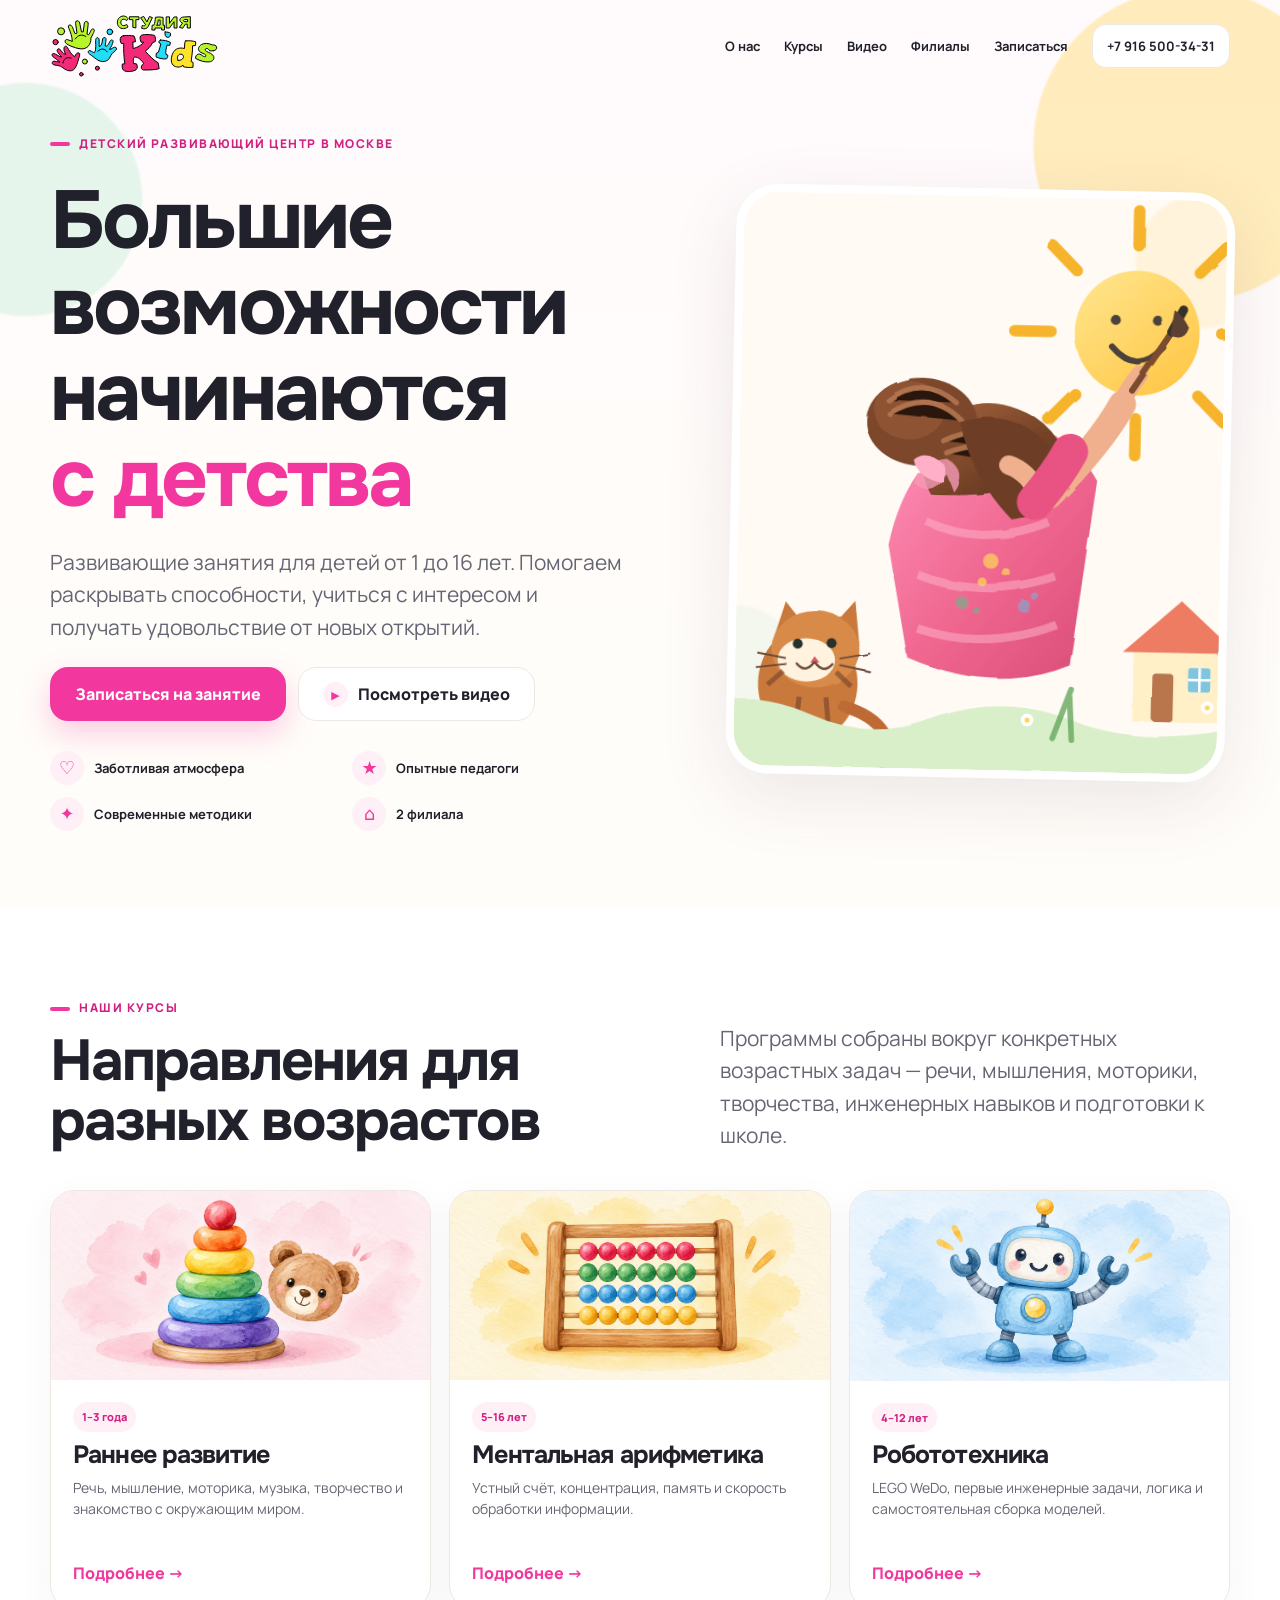
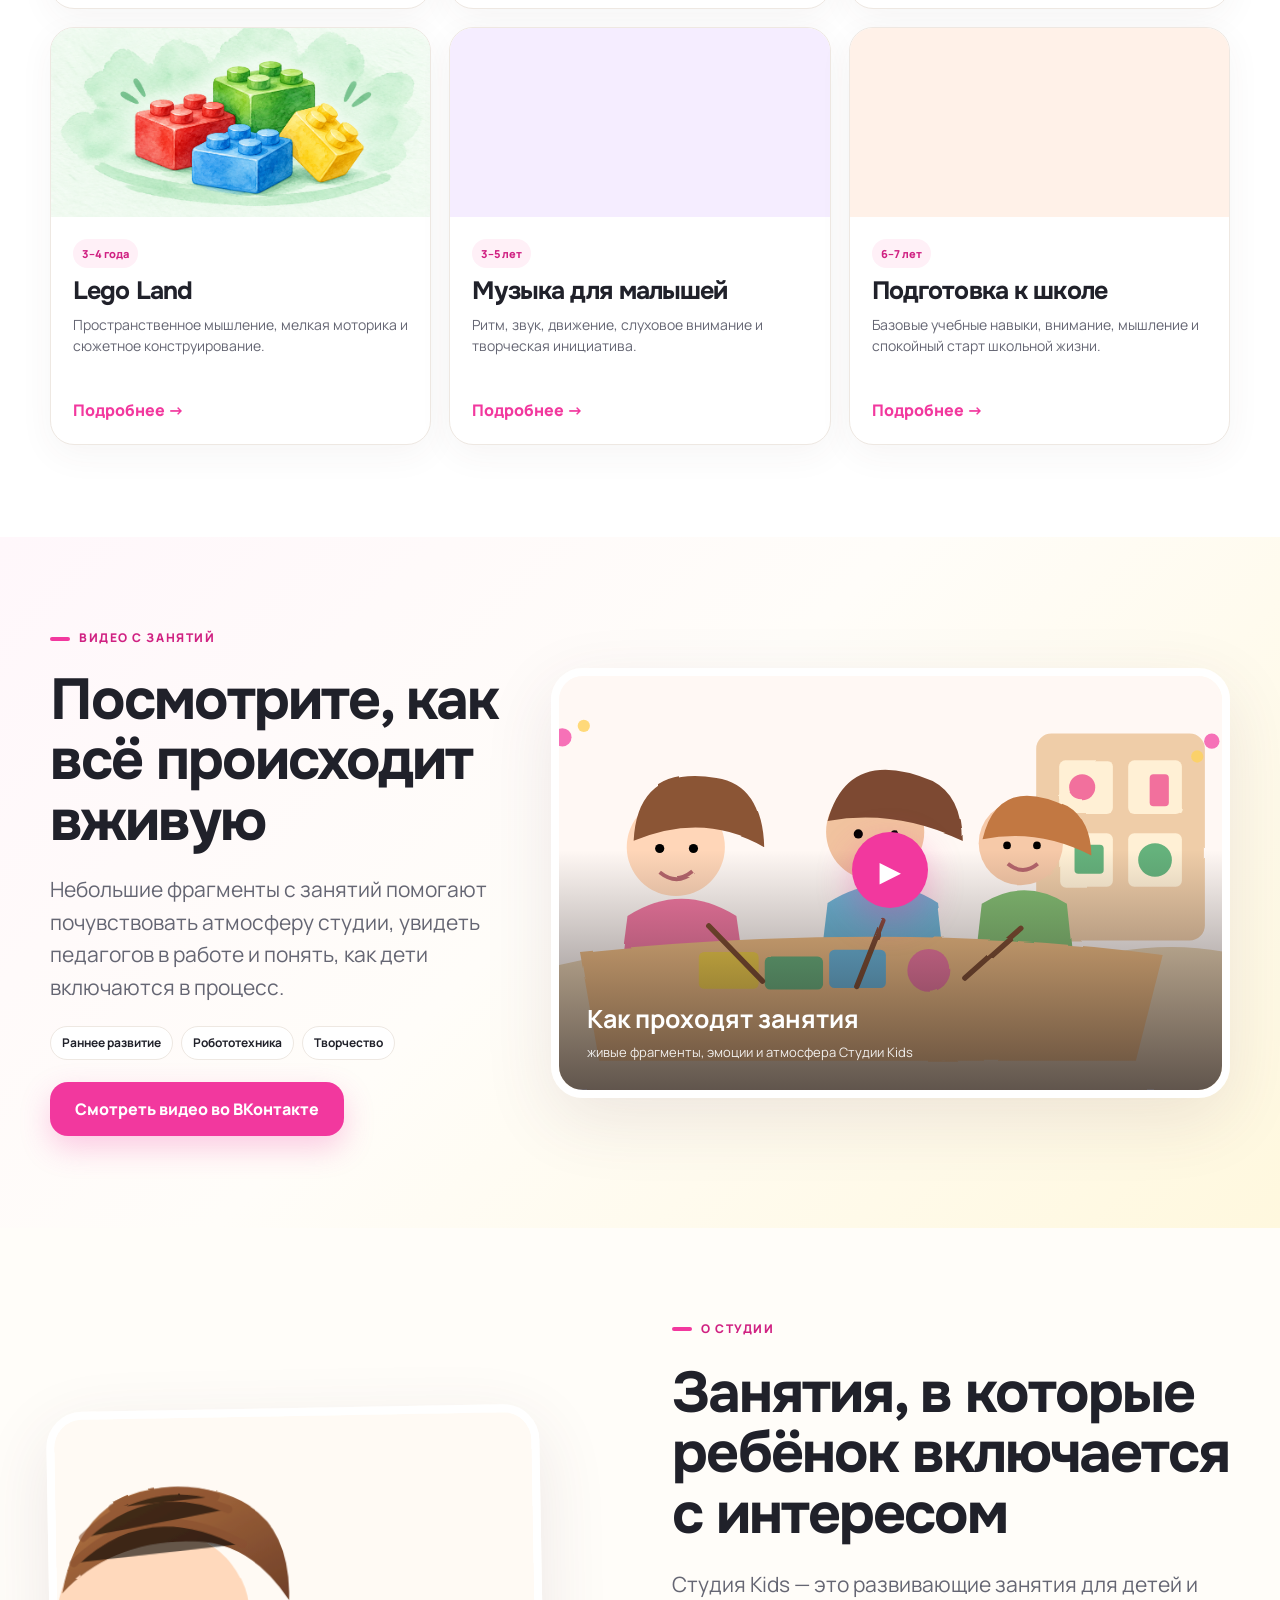
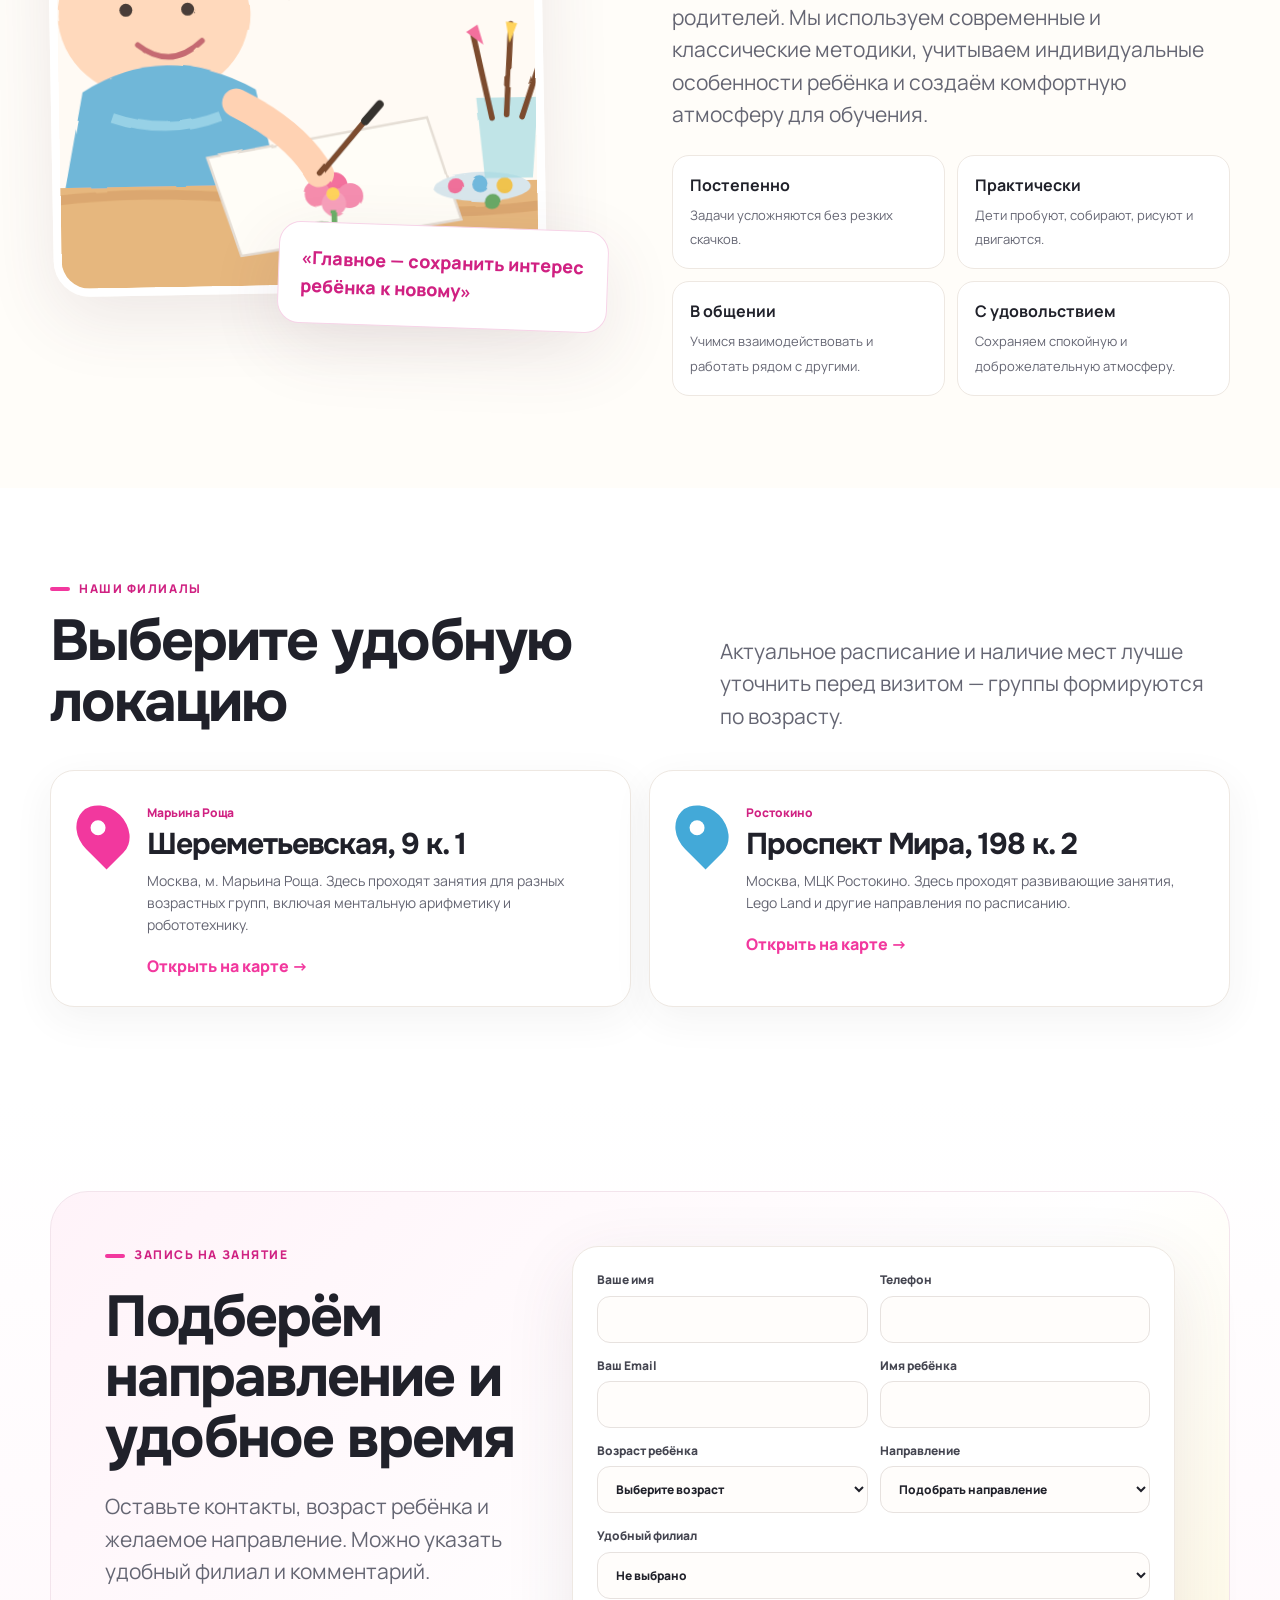
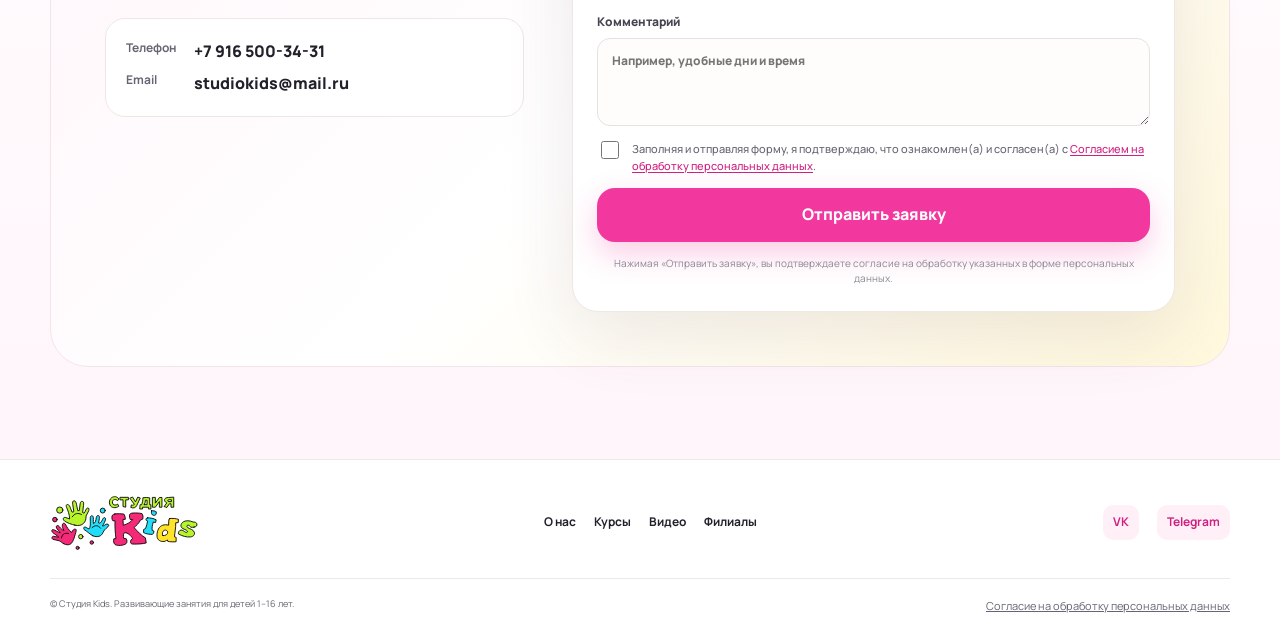
<file: index.html>
<!doctype html><html lang="ru"><head><meta charset="utf-8"><meta name="viewport" content="width=device-width,initial-scale=1"><meta name="theme-color" content="#f2389e"><meta name="description" content="Студия Kids — развивающие занятия для детей от 1 до 16 лет в Москве: раннее развитие, ментальная арифметика, робототехника, Lego Land, музыка и подготовка к школе."><title>Студия Kids — развивающие занятия для детей 1–16 лет</title><link rel="preconnect" href="https://fonts.googleapis.com"><link rel="preconnect" href="https://fonts.gstatic.com" crossorigin><link href="https://fonts.googleapis.com/css2?family=Manrope:wght@400;500;600;700;800&family=Onest:wght@500;600;700;800&display=swap" rel="stylesheet"><link rel="stylesheet" href="./styles.css"></head><body><header class="header" id="header"><div class="container nav"><a class="brand brand-original" href="#top" aria-label="Студия Kids — на главную"><img class="brand-logo" src="assets/logo-vtracer.svg" alt="Студия Kids"></a><nav class="nav-links" id="navLinks"><a href="#about">О нас</a><a href="#courses">Курсы</a><a href="#video">Видео</a><a href="#locations">Филиалы</a><a href="#signup">Записаться</a><a class="nav-phone" href="tel:+79165003431">+7 916 500-34-31</a></nav><button class="mobile-toggle" id="mobileToggle" aria-label="Открыть меню"><span></span><span></span><span></span></button></div></header><main id="top"><section class="hero"><div class="container hero-grid"><div class="hero-copy fade"><span class="eyebrow">Детский развивающий центр в Москве</span><h1>Большие возможности начинаются <em>с детства</em></h1><p class="lead">Развивающие занятия для детей от 1 до 16 лет. Помогаем раскрывать способности, учиться с интересом и получать удовольствие от новых открытий.</p><div class="hero-actions"><a class="btn btn-primary" href="#signup">Записаться на занятие</a><a class="btn btn-soft" href="#video"><span class="play-mini">▶</span> Посмотреть видео</a></div><div class="hero-benefits"><div><span>♡</span><b>Заботливая атмосфера</b></div><div><span>★</span><b>Опытные педагоги</b></div><div><span>✦</span><b>Современные методики</b></div><div><span>⌂</span><b>2 филиала</b></div></div></div><div class="hero-visual fade"><div class="watercolor-frame"><img src="assets/hero-watercolor.svg" alt="Детализированная акварельная иллюстрация: ребёнок рисует солнце, рядом кот и дом" fetchpriority="high"></div><span class="paint-dot paint-dot-a"></span><span class="paint-dot paint-dot-b"></span></div></div></section><section class="courses section" id="courses"><div class="container"><div class="section-head fade"><div><span class="eyebrow">Наши курсы</span><h2>Направления для разных возрастов</h2></div><p class="lead">Программы собраны вокруг конкретных возрастных задач — речи, мышления, моторики, творчества, инженерных навыков и подготовки к школе.</p></div><div class="course-grid"><article class="course fade" data-course="early"><img src="assets/course-early-watercolor.png" width="1774" height="887" decoding="async" alt="Акварельная иллюстрация раннего развития" loading="lazy"><div class="course-body"><span class="course-age">1–3 года</span><h3>Раннее развитие</h3><p>Речь, мышление, моторика, музыка, творчество и знакомство с окружающим миром.</p><button class="course-link">Подробнее <span>→</span></button></div></article><article class="course fade" data-course="math"><img src="assets/course-math-watercolor.png" width="1774" height="887" decoding="async" alt="Акварельная иллюстрация ментальной арифметики" loading="lazy"><div class="course-body"><span class="course-age">5–16 лет</span><h3>Ментальная арифметика</h3><p>Устный счёт, концентрация, память и скорость обработки информации.</p><button class="course-link">Подробнее <span>→</span></button></div></article><article class="course fade" data-course="robot"><img src="assets/course-robot-watercolor.png" width="1774" height="887" decoding="async" alt="Акварельная иллюстрация робототехники" loading="lazy"><div class="course-body"><span class="course-age">4–12 лет</span><h3>Робототехника</h3><p>LEGO WeDo, первые инженерные задачи, логика и самостоятельная сборка моделей.</p><button class="course-link">Подробнее <span>→</span></button></div></article><article class="course fade" data-course="lego"><img src="assets/course-lego-watercolor.png" width="1774" height="887" decoding="async" alt="Акварельная иллюстрация Lego Land" loading="lazy"><div class="course-body"><span class="course-age">3–4 года</span><h3>Lego Land</h3><p>Пространственное мышление, мелкая моторика и сюжетное конструирование.</p><button class="course-link">Подробнее <span>→</span></button></div></article><article class="course fade" data-course="music"><img src="assets/course-music-watercolor.png" width="1774" height="887" decoding="async" alt="Акварельная иллюстрация музыки для малышей" loading="lazy"><div class="course-body"><span class="course-age">3–5 лет</span><h3>Музыка для малышей</h3><p>Ритм, звук, движение, слуховое внимание и творческая инициатива.</p><button class="course-link">Подробнее <span>→</span></button></div></article><article class="course fade" data-course="school"><img src="assets/course-school-watercolor.png" width="1774" height="887" decoding="async" alt="Акварельная иллюстрация подготовки к школе" loading="lazy"><div class="course-body"><span class="course-age">6–7 лет</span><h3>Подготовка к школе</h3><p>Базовые учебные навыки, внимание, мышление и спокойный старт школьной жизни.</p><button class="course-link">Подробнее <span>→</span></button></div></article></div></div></section><section class="video-section section" id="video"><div class="container video-grid"><div class="video-copy fade"><span class="eyebrow">Видео с занятий</span><h2>Посмотрите, как всё происходит вживую</h2><p class="lead">Небольшие фрагменты с занятий помогают почувствовать атмосферу студии, увидеть педагогов в работе и понять, как дети включаются в процесс.</p><div class="video-tags"><span>Раннее развитие</span><span>Робототехника</span><span>Творчество</span></div><a class="btn btn-primary" href="https://vk.com/studiyakids" target="_blank" rel="noopener">Смотреть видео во ВКонтакте</a></div><a class="video-stage fade" href="https://vk.com/studiyakids" target="_blank" rel="noopener" aria-label="Смотреть видео Студии Kids во ВКонтакте"><img src="assets/video-poster.svg" alt="Дети на занятии — постер видео" loading="lazy"><span class="video-play">▶</span><span class="video-caption"><b>Как проходят занятия</b><small>живые фрагменты, эмоции и атмосфера Студии Kids</small></span></a></div></section><section class="about-section section" id="about"><div class="container about-grid"><div class="about-art fade"><div class="about-paint"><img src="assets/about-watercolor.svg" alt="Акварельная иллюстрация ребёнка за творческим занятием" loading="lazy"></div><div class="quote-card">«Главное — сохранить интерес ребёнка к новому»</div></div><div class="about-copy fade"><span class="eyebrow">О студии</span><h2>Занятия, в которые ребёнок включается с интересом</h2><p class="lead">Студия Kids — это развивающие занятия для детей и родителей. Мы используем современные и классические методики, учитываем индивидуальные особенности ребёнка и создаём комфортную атмосферу для обучения.</p><div class="about-points"><div><b>Постепенно</b><span>Задачи усложняются без резких скачков.</span></div><div><b>Практически</b><span>Дети пробуют, собирают, рисуют и двигаются.</span></div><div><b>В общении</b><span>Учимся взаимодействовать и работать рядом с другими.</span></div><div><b>С удовольствием</b><span>Сохраняем спокойную и доброжелательную атмосферу.</span></div></div></div></div></section><section class="locations section" id="locations"><div class="container"><div class="section-head fade"><div><span class="eyebrow">Наши филиалы</span><h2>Выберите удобную локацию</h2></div><p class="lead">Актуальное расписание и наличие мест лучше уточнить перед визитом — группы формируются по возрасту.</p></div><div class="locations-grid"><article class="location fade"><span class="pin pin-pink"></span><div><span class="location-label">Марьина Роща</span><h3>Шереметьевская, 9 к. 1</h3><p>Москва, м. Марьина Роща. Здесь проходят занятия для разных возрастных групп, включая ментальную арифметику и робототехнику.</p><a href="https://yandex.ru/maps/?text=%D0%A8%D0%B5%D1%80%D0%B5%D0%BC%D0%B5%D1%82%D1%8C%D0%B5%D0%B2%D1%81%D0%BA%D0%B0%D1%8F%209%20%D0%BA%201%20%D0%9C%D0%BE%D1%81%D0%BA%D0%B2%D0%B0" target="_blank" rel="noopener">Открыть на карте →</a></div></article><article class="location fade"><span class="pin pin-blue"></span><div><span class="location-label">Ростокино</span><h3>Проспект Мира, 198 к. 2</h3><p>Москва, МЦК Ростокино. Здесь проходят развивающие занятия, Lego Land и другие направления по расписанию.</p><a href="https://yandex.ru/maps/?text=%D0%9F%D1%80%D0%BE%D1%81%D0%BF%D0%B5%D0%BA%D1%82%20%D0%9C%D0%B8%D1%80%D0%B0%20198%20%D0%BA%202%20%D0%9C%D0%BE%D1%81%D0%BA%D0%B2%D0%B0" target="_blank" rel="noopener">Открыть на карте →</a></div></article></div></div></section><section class="signup section" id="signup"><div class="container signup-shell"><div class="signup-copy fade"><span class="eyebrow">Запись на занятие</span><h2>Подберём направление и удобное время</h2><p class="lead">Оставьте контакты, возраст ребёнка и желаемое направление. Можно указать удобный филиал и комментарий.</p><div class="contact-box"><span>Телефон</span><a href="tel:+79165003431">+7 916 500-34-31</a><span>Email</span><a href="mailto:studiokids@mail.ru">studiokids@mail.ru</a></div></div><form class="form fade" id="signupForm"><div class="form-row"><label>Ваше имя<input name="parent" autocomplete="name" required></label><label>Телефон<input name="phone" type="tel" autocomplete="tel" required></label></div><div class="form-row"><label>Ваш Email<input name="email" type="email" autocomplete="email"></label><label>Имя ребёнка<input name="child"></label></div><div class="form-row"><label>Возраст ребёнка<select name="age" required><option value="">Выберите возраст</option><option>1–3 года</option><option>3–4 года</option><option>4–5 лет</option><option>5–7 лет</option><option>8–12 лет</option><option>13–16 лет</option></select></label><label>Направление<select name="course"><option>Подобрать направление</option><option>Раннее развитие</option><option>Ментальная арифметика</option><option>Робототехника</option><option>Lego Land</option><option>Музыка для малышей</option><option>Подготовка к школе</option></select></label></div><label>Удобный филиал<select name="branch"><option>Не выбрано</option><option>Марьина Роща</option><option>Ростокино</option></select></label><label>Комментарий<textarea name="comment" placeholder="Например, удобные дни и время"></textarea></label><label class="consent"><input type="checkbox" name="consent" required><span>Заполняя и отправляя форму, я подтверждаю, что ознакомлен(а) и согласен(а) с <a href="consent.html" target="_blank">Согласием на обработку персональных данных</a>.</span></label><button class="btn btn-primary submit-btn" type="submit">Отправить заявку</button><p class="form-note">Нажимая «Отправить заявку», вы подтверждаете согласие на обработку указанных в форме персональных данных.</p></form></div></section></main><footer class="footer"><div class="container footer-main"><a class="brand brand-original" href="#top"><img class="brand-logo" src="assets/logo-vtracer.svg" alt="Студия Kids"></a><div class="footer-links"><a href="#about">О нас</a><a href="#courses">Курсы</a><a href="#video">Видео</a><a href="#locations">Филиалы</a></div><div class="footer-social"><a href="https://vk.com/studiyakids" target="_blank" rel="noopener">VK</a><a href="https://t.me/studiyakids" target="_blank" rel="noopener">Telegram</a></div></div><div class="container footer-bottom"><small>© Студия Kids. Развивающие занятия для детей 1–16 лет.</small><a href="consent.html">Согласие на обработку персональных данных</a></div></footer><a class="mobile-cta" href="#signup">Записаться на занятие</a><div class="modal" id="modal" aria-hidden="true"><div class="modal-card"><div class="modal-head"><div><span class="eyebrow">Направление</span><h3 id="modalTitle"></h3></div><button class="modal-close" id="modalClose" aria-label="Закрыть">×</button></div><div class="age" id="modalAge"></div><div class="desc" id="modalDesc"></div><div class="modal-actions"><a class="btn btn-primary" href="#signup" id="modalSignup">Записаться</a><button class="btn btn-soft" id="modalClose2">Закрыть</button></div></div></div><script src="./app.js"></script></body></html>
</file>
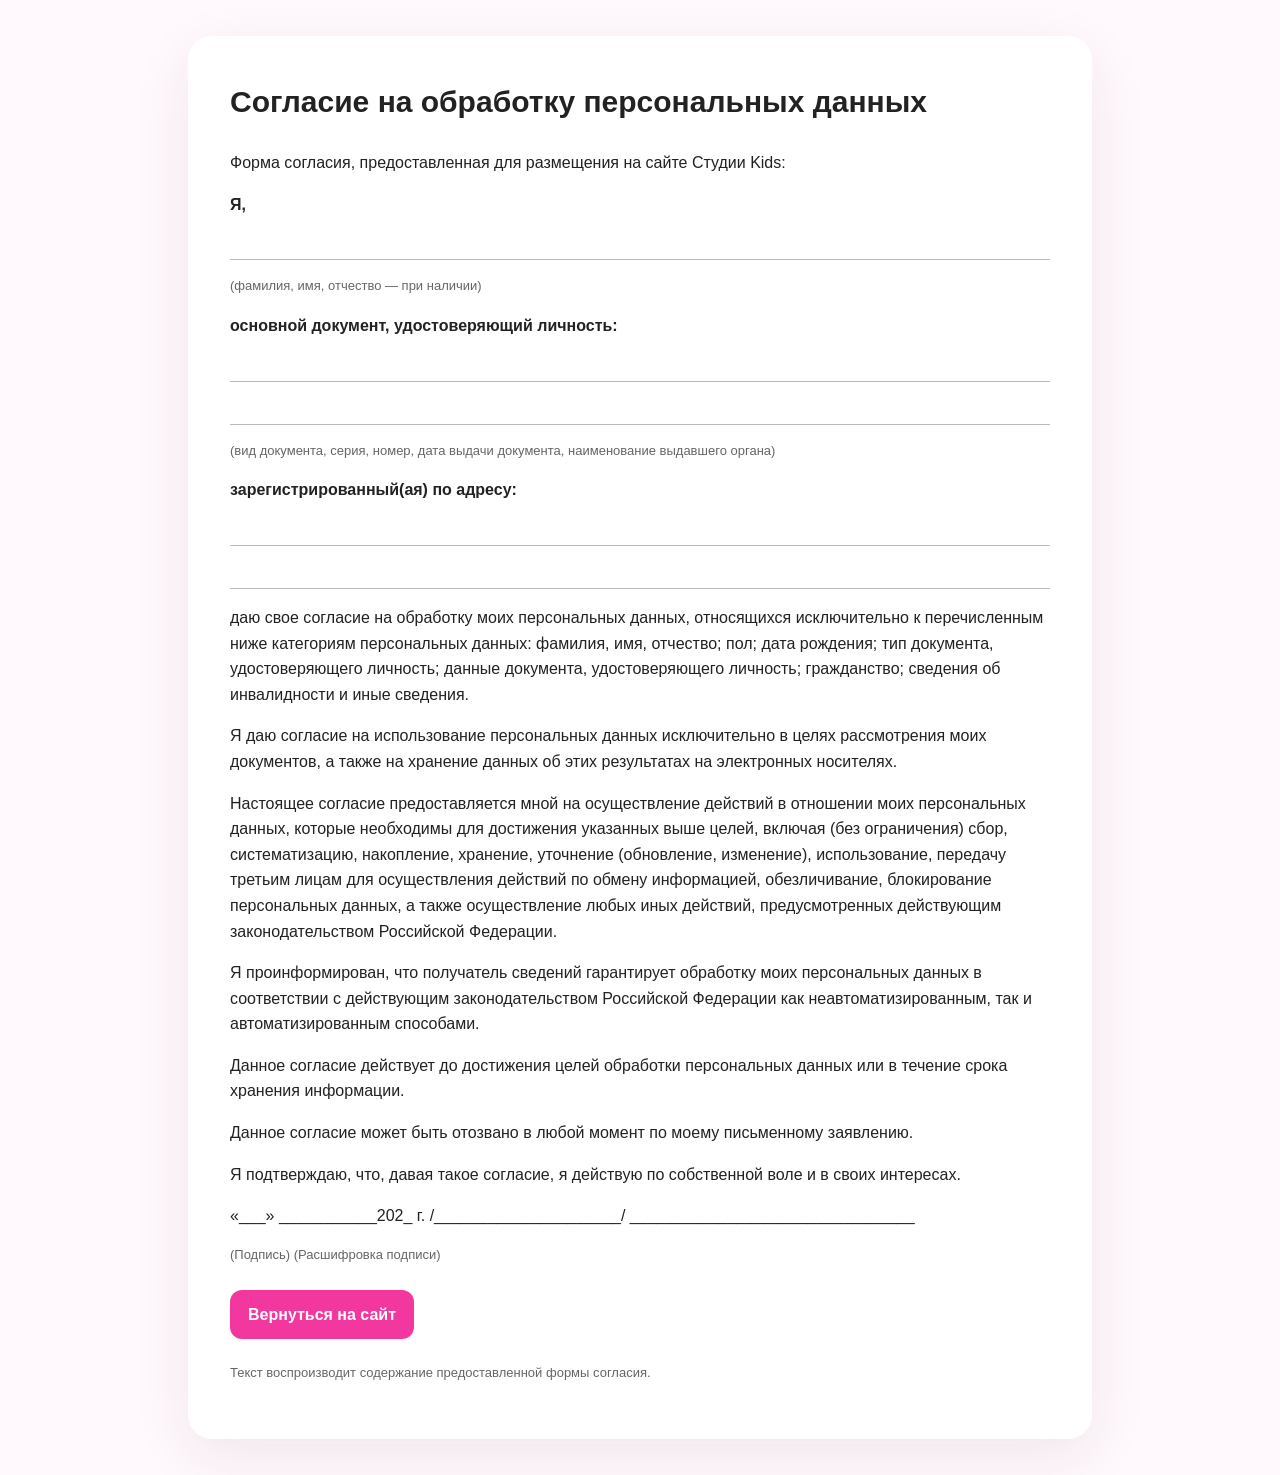
<file: consent.html>
<!doctype html><html lang="ru"><head><meta charset="utf-8"><meta name="viewport" content="width=device-width,initial-scale=1"><meta name="theme-color" content="#f2389e"><title>Согласие на обработку персональных данных — Студия Kids</title><style>body{margin:0;background:#fff8fc;color:#222;font:16px/1.6 Arial,sans-serif}.page{width:min(820px,calc(100% - 32px));margin:36px auto;background:#fff;padding:42px;border-radius:24px;box-shadow:0 18px 60px rgba(70,40,55,.08)}h1{font-size:30px;margin:0 0 24px}.line{border-bottom:1px solid #bbb;height:26px;margin:5px 0 16px}.actions{display:flex;gap:10px;flex-wrap:wrap;margin:24px 0}.btn{display:inline-block;padding:12px 18px;border-radius:12px;background:#f2389e;color:#fff;text-decoration:none;font-weight:700}.note{color:#666;font-size:13px}@media(max-width:600px){.page{padding:24px;margin:16px auto}h1{font-size:24px}}</style></head><body><main class="page"><h1>Согласие на обработку персональных данных</h1><p>Форма согласия, предоставленная для размещения на сайте Студии Kids:</p><p><b>Я,</b></p><div class="line"></div><p class="note">(фамилия, имя, отчество — при наличии)</p><p><b>основной документ, удостоверяющий личность:</b></p><div class="line"></div><div class="line"></div><p class="note">(вид документа, серия, номер, дата выдачи документа, наименование выдавшего органа)</p><p><b>зарегистрированный(ая) по адресу:</b></p><div class="line"></div><div class="line"></div><p>даю свое согласие на обработку моих персональных данных, относящихся исключительно к перечисленным ниже категориям персональных данных: фамилия, имя, отчество; пол; дата рождения; тип документа, удостоверяющего личность; данные документа, удостоверяющего личность; гражданство; сведения об инвалидности и иные сведения.</p><p>Я даю согласие на использование персональных данных исключительно в целях рассмотрения моих документов, а также на хранение данных об этих результатах на электронных носителях.</p><p>Настоящее согласие предоставляется мной на осуществление действий в отношении моих персональных данных, которые необходимы для достижения указанных выше целей, включая (без ограничения) сбор, систематизацию, накопление, хранение, уточнение (обновление, изменение), использование, передачу третьим лицам для осуществления действий по обмену информацией, обезличивание, блокирование персональных данных, а также осуществление любых иных действий, предусмотренных действующим законодательством Российской Федерации.</p><p>Я проинформирован, что получатель сведений гарантирует обработку моих персональных данных в соответствии с действующим законодательством Российской Федерации как неавтоматизированным, так и автоматизированным способами.</p><p>Данное согласие действует до достижения целей обработки персональных данных или в течение срока хранения информации.</p><p>Данное согласие может быть отозвано в любой момент по моему письменному заявлению.</p><p>Я подтверждаю, что, давая такое согласие, я действую по собственной воле и в своих интересах.</p><p>«___» ___________202_ г. /_____________________/ ________________________________</p><p class="note">(Подпись) (Расшифровка подписи)</p><div class="actions"><a class="btn" href="./">Вернуться на сайт</a></div><p class="note">Текст воспроизводит содержание предоставленной формы согласия.</p></main></body></html>
</file>
<file: styles.css>
:root{--brand-pink:#f2389e;--brand-pink-dark:#d02182;--brand-pink-soft:#fff0f7;--brand-yellow:#ffd865;--brand-mint:#dff4e8;--brand-blue:#e3f2ff;--bg:#fffdf9;--paper:#ffffff;--ink:#20212a;--muted:#656673;--line:#eee8e2;--shadow:0 22px 70px rgba(87,53,70,.11);--radius:28px}*{box-sizing:border-box}html{scroll-behavior:smooth}body{margin:0;background:var(--bg);color:var(--ink);font-family:Manrope,system-ui,-apple-system,"Segoe UI",sans-serif;line-height:1.55}body.lock{overflow:hidden}a{color:inherit;text-decoration:none}button,input,textarea,select{font:inherit}button{color:inherit}.container{width:min(1180px,calc(100% - 36px));margin:auto}.section{padding:92px 0}h1,h2,h3{font-family:Onest,Manrope,sans-serif;line-height:1.05;letter-spacing:-.035em;margin:0}h1{font-size:clamp(48px,6.4vw,88px);max-width:790px}h2{font-size:clamp(36px,4.5vw,62px)}h3{font-size:25px}p{margin:0}.lead{font-size:clamp(17px,1.7vw,21px);color:var(--muted);max-width:720px}.eyebrow{display:inline-flex;align-items:center;gap:9px;font-size:12px;font-weight:800;letter-spacing:.13em;text-transform:uppercase;color:var(--brand-pink-dark)}.eyebrow:before{content:"";width:24px;height:4px;background:var(--brand-pink);border-radius:999px}.btn{display:inline-flex;align-items:center;justify-content:center;gap:10px;min-height:54px;padding:0 24px;border:1px solid transparent;border-radius:18px;font-weight:800;cursor:pointer;transition:.22s transform,.22s box-shadow,.22s background}.btn:hover{transform:translateY(-2px)}.btn-primary{background:var(--brand-pink);color:#fff;box-shadow:0 12px 30px rgba(242,56,158,.25)}.btn-primary:hover{background:var(--brand-pink-dark)}.btn-soft{background:#fff;border-color:var(--line)}.play-mini{font-size:11px;width:25px;height:25px;border-radius:50%;display:grid;place-items:center;background:var(--brand-pink-soft);color:var(--brand-pink)}.header{position:fixed;inset:0 0 auto;z-index:50;padding:13px 0;border-bottom:1px solid transparent;transition:background-color .25s ease,border-bottom-color .25s ease}.header.scrolled{background:rgba(255,253,249,.92);backdrop-filter:blur(16px);border-bottom-color:rgba(238,232,226,.86)}.nav{display:flex;align-items:center;justify-content:space-between;gap:28px}.brand{display:flex;align-items:center;gap:10px;flex-shrink:0}.brand-sun{position:relative;width:44px;height:44px;display:grid;place-items:center}.brand-sun:before{content:"";width:24px;height:24px;border-radius:50%;background:var(--brand-yellow);box-shadow:0 -18px 0 -10px var(--brand-yellow),0 18px 0 -10px var(--brand-yellow),18px 0 0 -10px var(--brand-yellow),-18px 0 0 -10px var(--brand-yellow),13px 13px 0 -10px var(--brand-yellow),-13px 13px 0 -10px var(--brand-yellow),13px -13px 0 -10px var(--brand-yellow),-13px -13px 0 -10px var(--brand-yellow)}.brand-sun i{position:absolute;width:4px;height:4px;border-radius:50%;background:#333;box-shadow:8px 0 0 #333}.brand-sun i:after{content:"";position:absolute;width:10px;height:5px;border-bottom:2px solid #333;border-radius:0 0 50% 50%;top:7px;left:1px}.brand-copy{display:flex;flex-direction:column;line-height:.92}.brand-copy strong{font-family:Onest,sans-serif;font-size:22px;letter-spacing:.02em}.brand-kids{font-family:Onest,sans-serif;font-size:17px;font-weight:800;letter-spacing:.08em}.brand-kids b:nth-child(1){color:var(--brand-pink)}.brand-kids b:nth-child(2){color:#ffae00}.brand-kids b:nth-child(3){color:#43a9d8}.brand-kids b:nth-child(4){color:#55a84f}.nav-links{display:flex;align-items:center;gap:24px;font-size:13px;font-weight:700}.nav-links>a:not(.nav-phone):hover{color:var(--brand-pink)}.nav-phone{padding:11px 14px;background:#fff;border:1px solid var(--line);border-radius:14px}.mobile-toggle{display:none;border:0;background:none;padding:8px}.mobile-toggle span{display:block;width:24px;height:2px;background:var(--ink);margin:5px 0;border-radius:999px}.hero{padding:135px 0 76px;overflow:hidden;background:radial-gradient(circle at 2% 22%,rgba(223,244,232,.8) 0 8%,transparent 8.2%),radial-gradient(circle at 93% 16%,rgba(255,216,101,.42) 0 11%,transparent 11.2%),linear-gradient(180deg,#fffafc 0%,#fffdf9 70%)}.hero-grid{display:grid;grid-template-columns:1.03fr .97fr;gap:48px;align-items:center}.hero-copy{display:flex;flex-direction:column;align-items:flex-start;gap:24px}.hero h1 em{font-style:normal;color:var(--brand-pink);position:relative;white-space:nowrap}.hero h1 em:after{content:"";position:absolute;left:-2px;right:-3px;bottom:4px;height:12px;background:rgba(255,216,101,.65);z-index:-1;border-radius:999px;transform:rotate(-1deg)}.hero-actions{display:flex;gap:12px;flex-wrap:wrap}.hero-benefits{display:grid;grid-template-columns:repeat(2,minmax(0,1fr));gap:12px 22px;width:100%;max-width:610px;padding-top:6px}.hero-benefits div{display:flex;align-items:center;gap:10px;font-size:13px}.hero-benefits span{width:34px;height:34px;display:grid;place-items:center;border-radius:50%;background:var(--brand-pink-soft);color:var(--brand-pink);font-size:18px}.hero-visual{position:relative;min-height:610px}.watercolor-frame{position:absolute;inset:10px 0 10px 50px;border-radius:42px;overflow:hidden;background:#fff;box-shadow:var(--shadow);border:8px solid rgba(255,255,255,.9);transform:rotate(1.2deg)}.watercolor-frame img{width:100%;height:100%;object-fit:cover;display:block}.paint-dot{position:absolute;border-radius:50%;filter:blur(.1px);z-index:-1}.paint-dot-a{width:160px;height:160px;background:rgba(242,56,158,.16);left:2px;bottom:8px}.paint-dot-b{width:210px;height:210px;background:rgba(255,216,101,.36);right:-60px;top:-40px}.section-head{display:flex;justify-content:space-between;align-items:end;gap:30px;margin-bottom:38px}.section-head>div{display:flex;flex-direction:column;gap:13px}.section-head .lead{max-width:510px}.courses{background:#fff}.course-grid{display:grid;grid-template-columns:repeat(3,1fr);gap:18px}.course{background:#fff;border:1px solid var(--line);border-radius:24px;overflow:hidden;cursor:pointer;box-shadow:0 10px 35px rgba(73,54,62,.05);transition:.25s transform,.25s box-shadow}.course:hover{transform:translateY(-5px);box-shadow:var(--shadow)}.course img{width:100%;height:185px;object-fit:cover;display:block;background:var(--brand-pink-soft)}.course:nth-child(2) img{background:#fff7d9}.course:nth-child(3) img{background:#eaf5ff}.course:nth-child(4) img{background:#eaf8ee}.course:nth-child(5) img{background:#f5edff}.course:nth-child(6) img{background:#fff1e8}.course-body{padding:22px}.course-age{display:inline-flex;padding:6px 9px;border-radius:999px;background:var(--brand-pink-soft);color:var(--brand-pink-dark);font-size:11px;font-weight:800;margin-bottom:10px}.course h3{margin-bottom:9px}.course p{color:var(--muted);font-size:14px;min-height:66px}.course-link{margin-top:18px;border:0;background:none;padding:0;font-weight:800;color:var(--brand-pink);cursor:pointer}.video-section{background:linear-gradient(135deg,#fff7fb 0%,#fffdf9 46%,#fff8de 100%)}.video-grid{display:grid;grid-template-columns:.8fr 1.2fr;gap:48px;align-items:center}.video-copy{display:flex;flex-direction:column;align-items:flex-start;gap:22px}.video-tags{display:flex;gap:8px;flex-wrap:wrap}.video-tags span{padding:7px 11px;border-radius:999px;background:#fff;border:1px solid var(--line);font-size:12px;font-weight:700}.video-stage{position:relative;display:block;border-radius:32px;overflow:hidden;min-height:430px;box-shadow:var(--shadow);border:8px solid #fff}.video-stage img{position:absolute;inset:0;width:100%;height:100%;object-fit:cover}.video-stage:after{content:"";position:absolute;inset:0;background:linear-gradient(180deg,transparent 42%,rgba(26,20,24,.66) 100%)}.video-play{position:absolute;left:50%;top:47%;transform:translate(-50%,-50%);width:76px;height:76px;display:grid;place-items:center;border-radius:50%;background:var(--brand-pink);color:#fff;font-size:28px;z-index:2;box-shadow:0 12px 35px rgba(242,56,158,.35)}.video-caption{position:absolute;left:28px;right:28px;bottom:26px;z-index:2;color:#fff}.video-caption b{display:block;font-size:25px}.video-caption small{font-size:13px;opacity:.9}.about-section{background:var(--bg)}.about-grid{display:grid;grid-template-columns:1fr 1fr;gap:64px;align-items:center}.about-art{position:relative;min-height:540px}.about-paint{position:absolute;inset:20px 65px 35px 0;border-radius:36px;overflow:hidden;box-shadow:var(--shadow);border:8px solid #fff;transform:rotate(-1deg)}.about-paint img{width:100%;height:100%;object-fit:cover;display:block}.quote-card{position:absolute;right:0;bottom:0;width:min(330px,80%);padding:22px;border-radius:22px;background:#fff;border:1px solid #f7d4e8;box-shadow:var(--shadow);font-weight:800;font-size:18px;color:var(--brand-pink-dark);transform:rotate(2deg)}.about-copy{display:flex;flex-direction:column;gap:24px}.about-points{display:grid;grid-template-columns:1fr 1fr;gap:12px}.about-points div{padding:17px;border-radius:17px;background:#fff;border:1px solid var(--line)}.about-points b{display:block;margin-bottom:4px}.about-points span{font-size:13px;color:var(--muted)}.locations{background:#fff}.locations-grid{display:grid;grid-template-columns:1fr 1fr;gap:18px}.location{display:grid;grid-template-columns:auto 1fr;gap:20px;padding:28px;border-radius:24px;background:#fff;border:1px solid var(--line);box-shadow:0 12px 40px rgba(56,43,49,.06)}.pin{width:48px;height:58px;border-radius:50% 50% 50% 0;transform:rotate(-45deg);margin-top:4px;position:relative}.pin:after{content:"";position:absolute;width:15px;height:15px;border-radius:50%;background:#fff;left:16px;top:15px}.pin-pink{background:var(--brand-pink)}.pin-blue{background:#43a9d8}.location-label{font-size:12px;font-weight:800;color:var(--brand-pink-dark)}.location h3{font-size:30px;margin:5px 0 10px}.location p{font-size:14px;color:var(--muted);margin-bottom:18px}.location a{font-weight:800;color:var(--brand-pink)}.signup{background:linear-gradient(180deg,#fff 0%,#fff5fa 100%)}.signup-shell{display:grid;grid-template-columns:.82fr 1.18fr;gap:48px;align-items:start;padding:54px;border-radius:38px;background:linear-gradient(135deg,#fff3f9,#fff 55%,#fff8dc);border:1px solid #f3e4ec}.signup-copy{display:flex;flex-direction:column;gap:22px}.contact-box{display:grid;grid-template-columns:auto 1fr;gap:7px 18px;padding:20px;border-radius:20px;background:#fff;border:1px solid var(--line);margin-top:8px}.contact-box span{font-size:12px;color:var(--muted);font-weight:700}.contact-box a{font-weight:800}.form{background:#fff;border:1px solid var(--line);border-radius:26px;padding:24px;display:grid;gap:14px;box-shadow:var(--shadow)}.form-row{display:grid;grid-template-columns:1fr 1fr;gap:12px}.form label:not(.consent){display:grid;gap:6px;font-size:12px;font-weight:800;color:#444550}.form input,.form select,.form textarea{width:100%;border:1px solid #e7e2df;border-radius:13px;background:#fffdfb;padding:13px 14px;outline:0;color:var(--ink)}.form input:focus,.form select:focus,.form textarea:focus{border-color:var(--brand-pink);box-shadow:0 0 0 3px rgba(242,56,158,.10)}.form textarea{min-height:88px;resize:vertical}.consent{display:grid;grid-template-columns:auto 1fr;gap:10px;align-items:start;font-size:11px;color:var(--muted);font-weight:500}.consent input{width:18px;height:18px;accent-color:var(--brand-pink);margin-top:1px}.consent a{color:var(--brand-pink-dark);text-decoration:underline;text-underline-offset:2px}.submit-btn{width:100%}.form-note{font-size:10px;color:#898993;text-align:center}.footer{padding:34px 0 20px;background:#fff;border-top:1px solid var(--line)}.footer-main{display:flex;align-items:center;justify-content:space-between;gap:28px}.footer-links,.footer-social{display:flex;gap:18px;align-items:center;font-size:12px;font-weight:700}.footer-social a{padding:8px 10px;border-radius:10px;background:var(--brand-pink-soft);color:var(--brand-pink-dark)}.footer-bottom{display:flex;justify-content:space-between;gap:20px;margin-top:26px;padding-top:18px;border-top:1px solid var(--line);font-size:11px;color:var(--muted)}.footer-bottom a{text-decoration:underline}.modal{position:fixed;inset:0;z-index:100;display:none;place-items:center;padding:20px;background:rgba(28,22,25,.58);backdrop-filter:blur(8px)}.modal.open{display:grid}.modal-card{width:min(690px,100%);max-height:90vh;overflow:auto;background:#fff;border-radius:28px;padding:34px;box-shadow:0 40px 100px rgba(0,0,0,.27)}.modal-head{display:flex;justify-content:space-between;gap:20px;align-items:start}.modal-close{border:0;background:var(--brand-pink-soft);width:42px;height:42px;border-radius:50%;cursor:pointer;font-size:20px}.modal .age{font-size:13px;color:var(--muted);font-weight:700;margin:8px 0 20px}.modal .desc{color:#4f4b47;white-space:pre-line}.modal-actions{display:flex;gap:10px;margin-top:26px}.fade{opacity:0;transform:translateY(18px);transition:.65s ease}.fade.show{opacity:1;transform:none}.mobile-cta{display:none}@media(max-width:980px){.nav-links{display:none}.mobile-toggle{display:block}.nav-links.open{position:absolute;display:flex;flex-direction:column;align-items:stretch;top:72px;left:18px;right:18px;background:#fff;padding:18px;border:1px solid var(--line);border-radius:20px;box-shadow:var(--shadow)}.hero-grid,.video-grid,.about-grid,.signup-shell{grid-template-columns:1fr}.hero-visual{min-height:580px}.watercolor-frame{left:0;right:40px}.course-grid{grid-template-columns:repeat(2,1fr)}.video-grid{gap:30px}.about-grid{gap:34px}.signup-shell{padding:38px}.footer-main{flex-wrap:wrap}}@media(max-width:650px){.container{width:min(100% - 24px,1180px)}.section{padding:64px 0}.hero{padding:105px 0 58px}.hero-copy{gap:20px}.hero-benefits{grid-template-columns:1fr 1fr}.hero-visual{min-height:440px}.watercolor-frame{inset:5px 0 5px 0;border-radius:28px}.paint-dot{display:none}.section-head{align-items:flex-start;flex-direction:column}.course-grid{grid-template-columns:1fr}.course img{height:190px}.video-stage{min-height:300px;border-radius:24px}.video-play{width:62px;height:62px}.about-art{min-height:430px}.about-paint{inset:0 26px 42px 0}.quote-card{width:82%;font-size:15px}.about-points{grid-template-columns:1fr}.locations-grid{grid-template-columns:1fr}.signup-shell{padding:24px 16px;border-radius:28px}.form-row{grid-template-columns:1fr}.footer-main{align-items:flex-start;flex-direction:column}.footer-bottom{flex-direction:column}.footer{padding-bottom:92px}.mobile-cta{position:fixed;display:flex;left:12px;right:12px;bottom:12px;z-index:70;min-height:54px;align-items:center;justify-content:center;border-radius:17px;background:var(--brand-pink);color:#fff;font-weight:800;box-shadow:0 14px 40px rgba(242,56,158,.30)}}@media(prefers-reduced-motion:reduce){html{scroll-behavior:auto}.fade{transition:none;opacity:1;transform:none}.btn,.course{transition:none}}
/* vectorized original logo */
.brand-original{display:flex!important;align-items:center;width:auto!important;height:auto!important;flex:0 0 auto!important;background:none!important}
.brand-original .brand-logo{display:block;width:auto;height:66px;max-width:220px;object-fit:contain}
.brand-original .brand-sun,.brand-original .brand-copy{display:none!important}
.footer .brand-original .brand-logo{height:58px;max-width:200px}
@media(max-width:620px){.brand-original .brand-logo{height:54px;max-width:175px}.footer .brand-original .brand-logo{height:50px;max-width:165px}}

/* Preserve the complete approved watercolor PNG composition on all screens. */
.course img[src$="-watercolor.png"]{width:100%;height:auto;aspect-ratio:2 / 1;object-fit:contain;display:block}

/* Responsive layout: content can shrink without pushing the navigation offscreen. */
.hero-grid>*,.video-grid>*,.about-grid>*,.signup-shell>*,.locations-grid>*,.form-row>*,.section-head>*,.location>*{min-width:0}
.hero-copy>*,.video-copy>*,.about-copy>*,.signup-copy>*{max-width:100%}
.location{grid-template-columns:auto minmax(0,1fr)}
.form input,.form select,.form textarea{min-width:0}
.eyebrow{max-width:100%;overflow-wrap:anywhere}
.eyebrow:before{flex:0 0 20px}
.btn{max-width:100%;white-space:normal;text-align:center}
.footer-links,.footer-social{flex-wrap:wrap}
.contact-box a,.footer-bottom a{overflow-wrap:anywhere;min-width:0}
.mobile-cta[hidden]{display:none}
@media(max-width:980px){
.hero-grid,.video-grid,.about-grid,.signup-shell{grid-template-columns:minmax(0,1fr)}
.nav{gap:12px}
.mobile-toggle{flex:0 0 44px;width:44px;height:44px;padding:8px;cursor:pointer;touch-action:manipulation}
.mobile-toggle span{margin:5px auto}
.mobile-toggle:focus-visible{outline:2px solid var(--brand-pink);outline-offset:3px;border-radius:8px}
.nav-links.open{top:calc(100% + 4px);left:12px;right:12px;max-height:calc(100vh - 130px);max-height:calc(100dvh - 130px);overflow-y:auto;gap:4px}
.nav-links.open>a{padding:10px 12px;overflow-wrap:anywhere;flex-shrink:0}
}
@media(max-width:650px){
h1{font-size:clamp(28px,9.6vw,48px)}
h2{font-size:clamp(27px,7.5vw,42px);overflow-wrap:anywhere}
h3{overflow-wrap:anywhere}
.hero h1 em{display:inline-block;white-space:nowrap}
.header .brand-original .brand-logo{width:min(170px,52vw);height:auto;max-width:100%}
.hero-actions{width:100%}
.hero-actions .btn{min-width:0}
.hero-benefits div{min-width:0}
.hero-benefits span{flex-shrink:0}
.course-grid,.locations-grid,.form-row{grid-template-columns:minmax(0,1fr)}
.contact-box{grid-template-columns:minmax(0,1fr);gap:5px;padding:16px}
.contact-box span:not(:first-child){margin-top:8px}
.form{min-width:0;padding:clamp(12px,4vw,24px)}
.consent{grid-template-columns:18px minmax(0,1fr)}
.form input,.form select,.form textarea{font-size:16px}
.modal-card{padding:20px;max-width:100%}
.modal-head>div{min-width:0}
.modal-close{flex:0 0 42px}
.modal-actions{flex-wrap:wrap}
}
@media(max-width:420px){
.hero-actions{flex-direction:column}
.hero-actions .btn{width:100%;padding:12px 16px}
.hero-benefits{grid-template-columns:minmax(0,1fr)}
.location{grid-template-columns:minmax(0,1fr);padding:20px;gap:16px}
.location h3{font-size:26px}
.video-caption{left:16px;right:16px;bottom:18px}
.video-caption b{font-size:21px}
.eyebrow{font-size:10px;letter-spacing:.1em}
}
</file>
